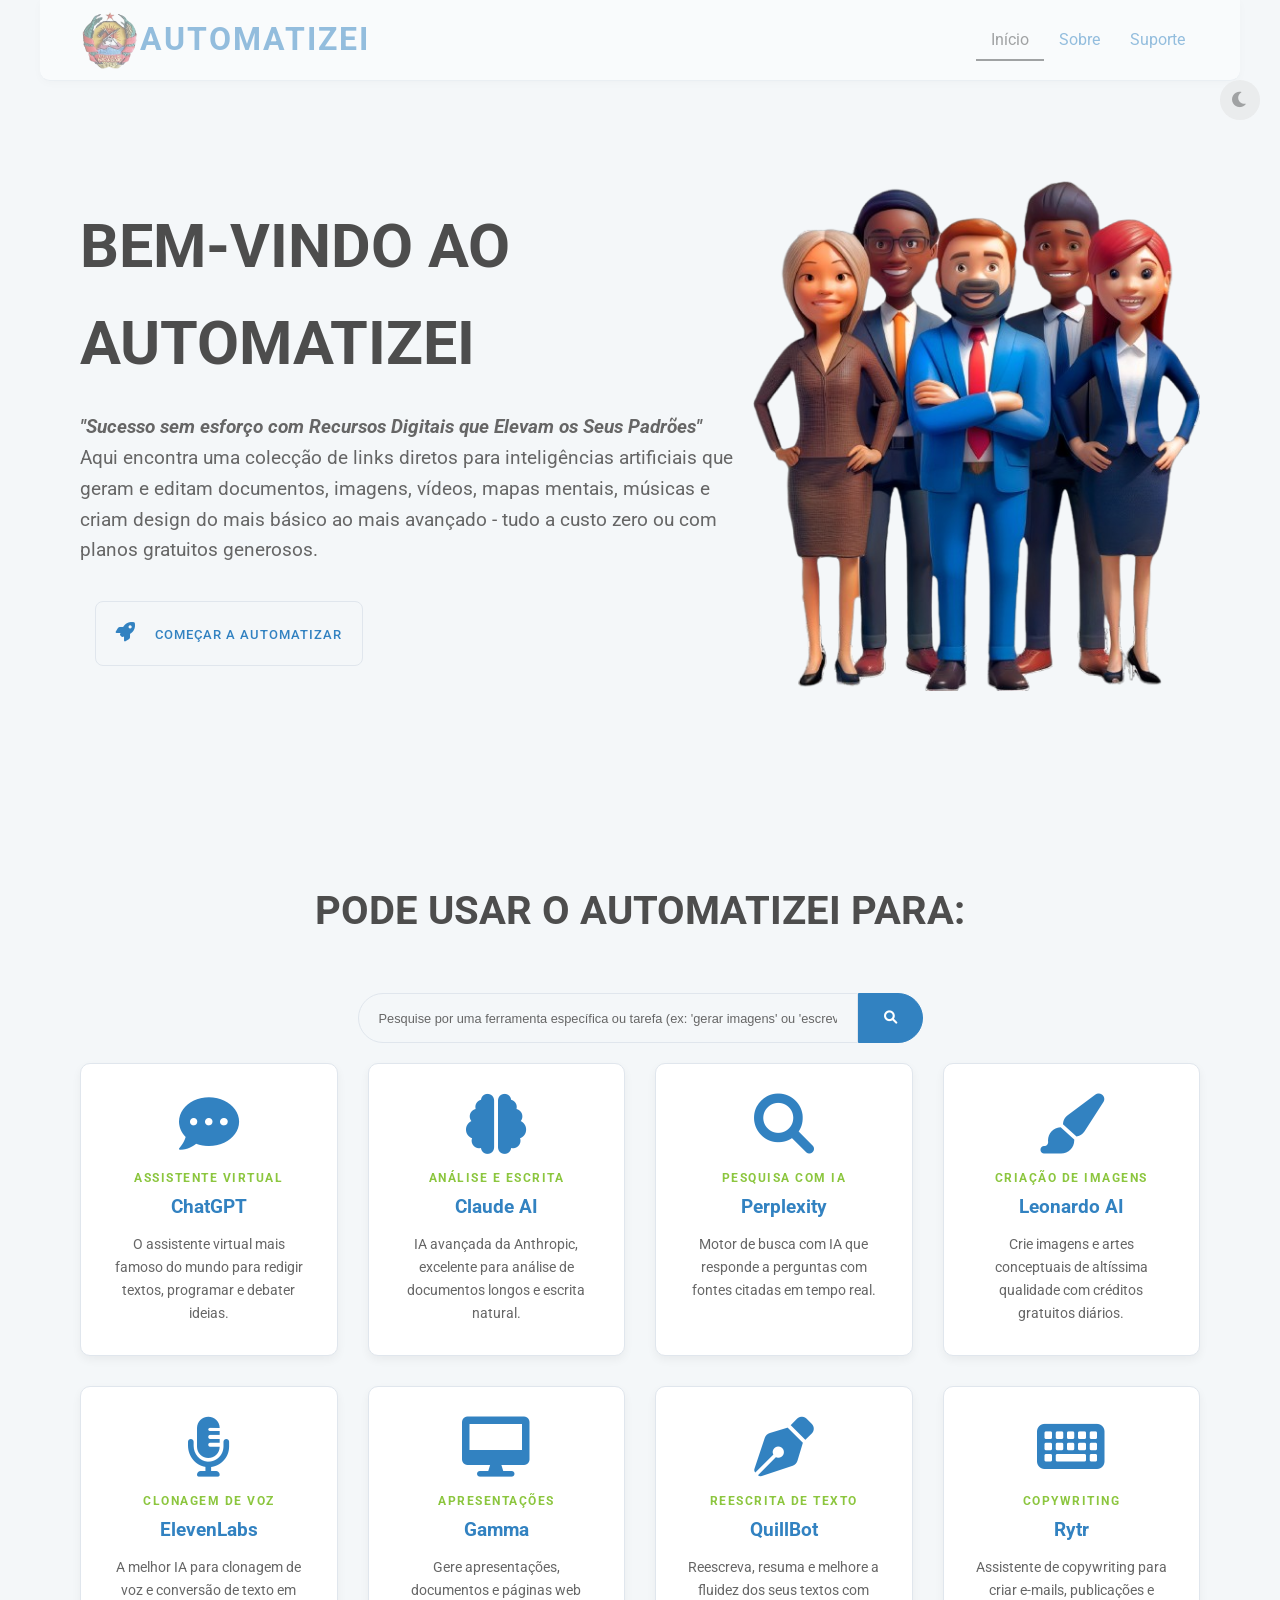
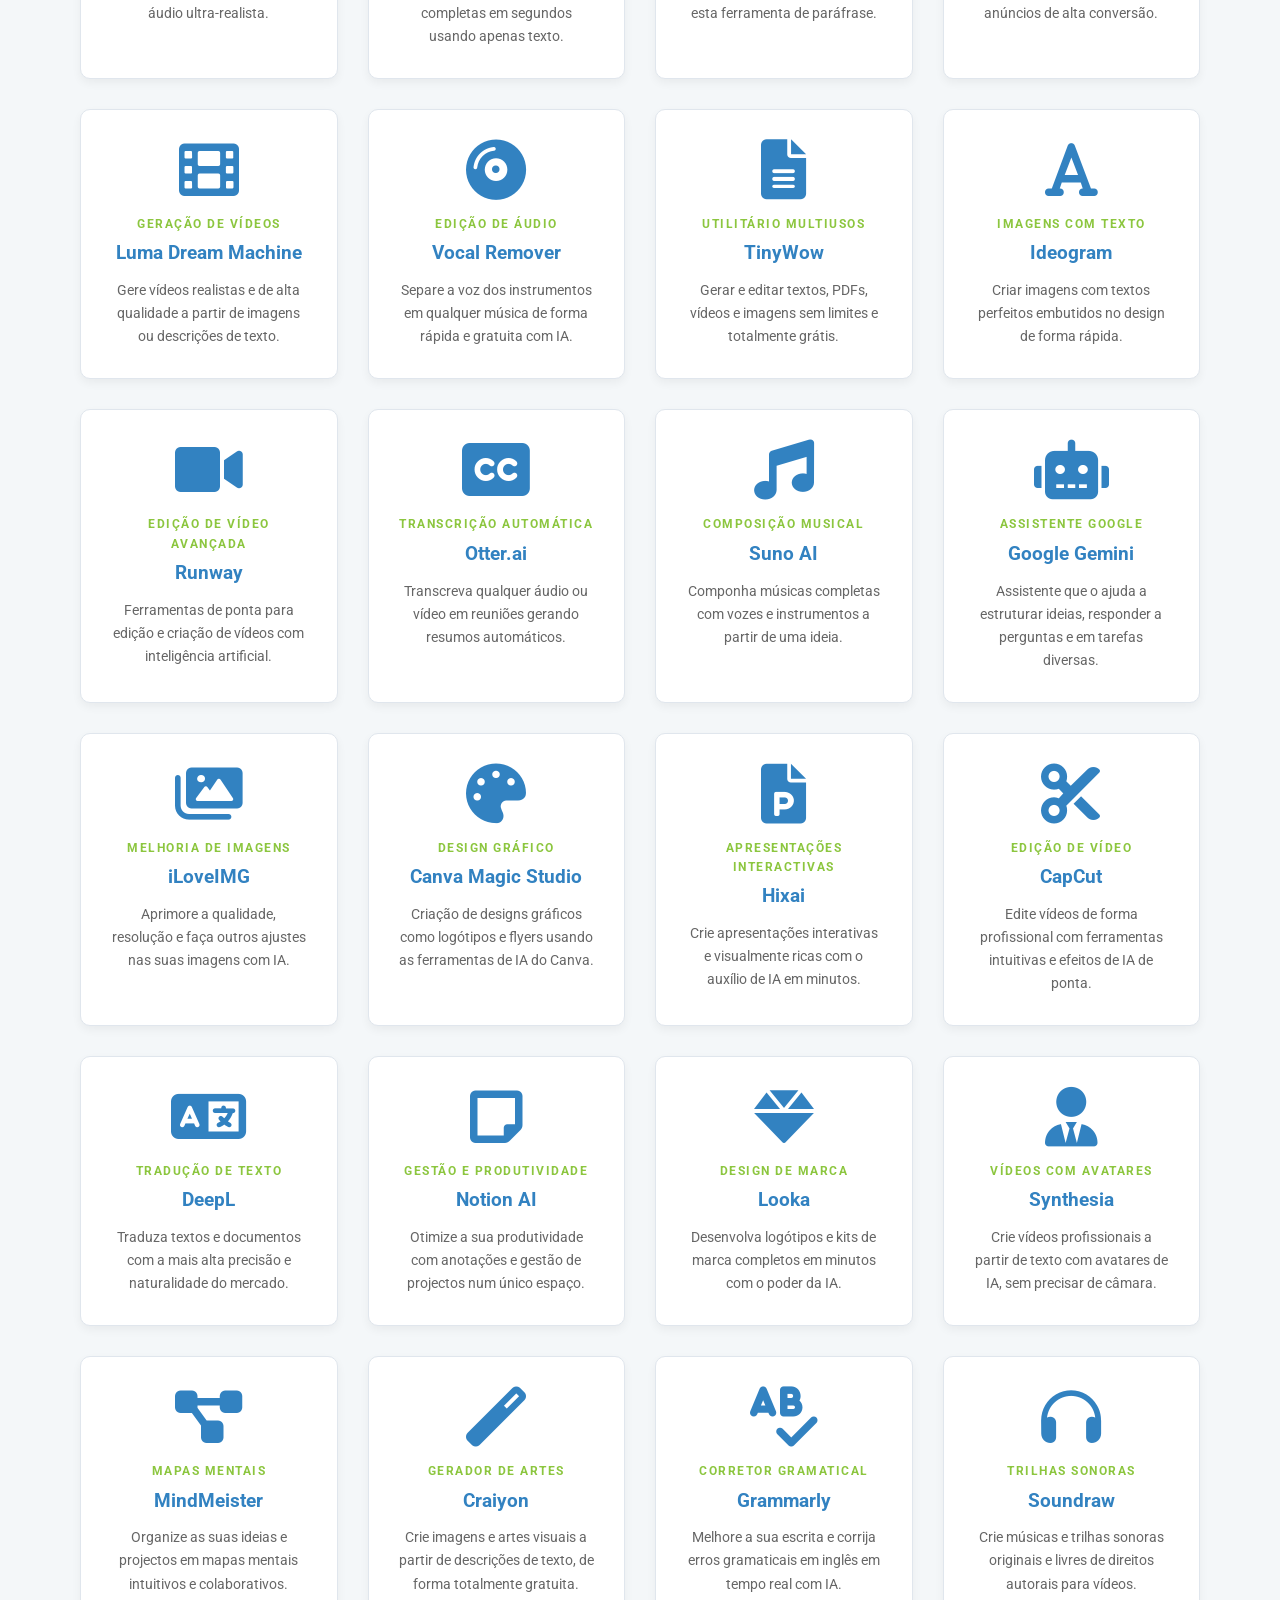
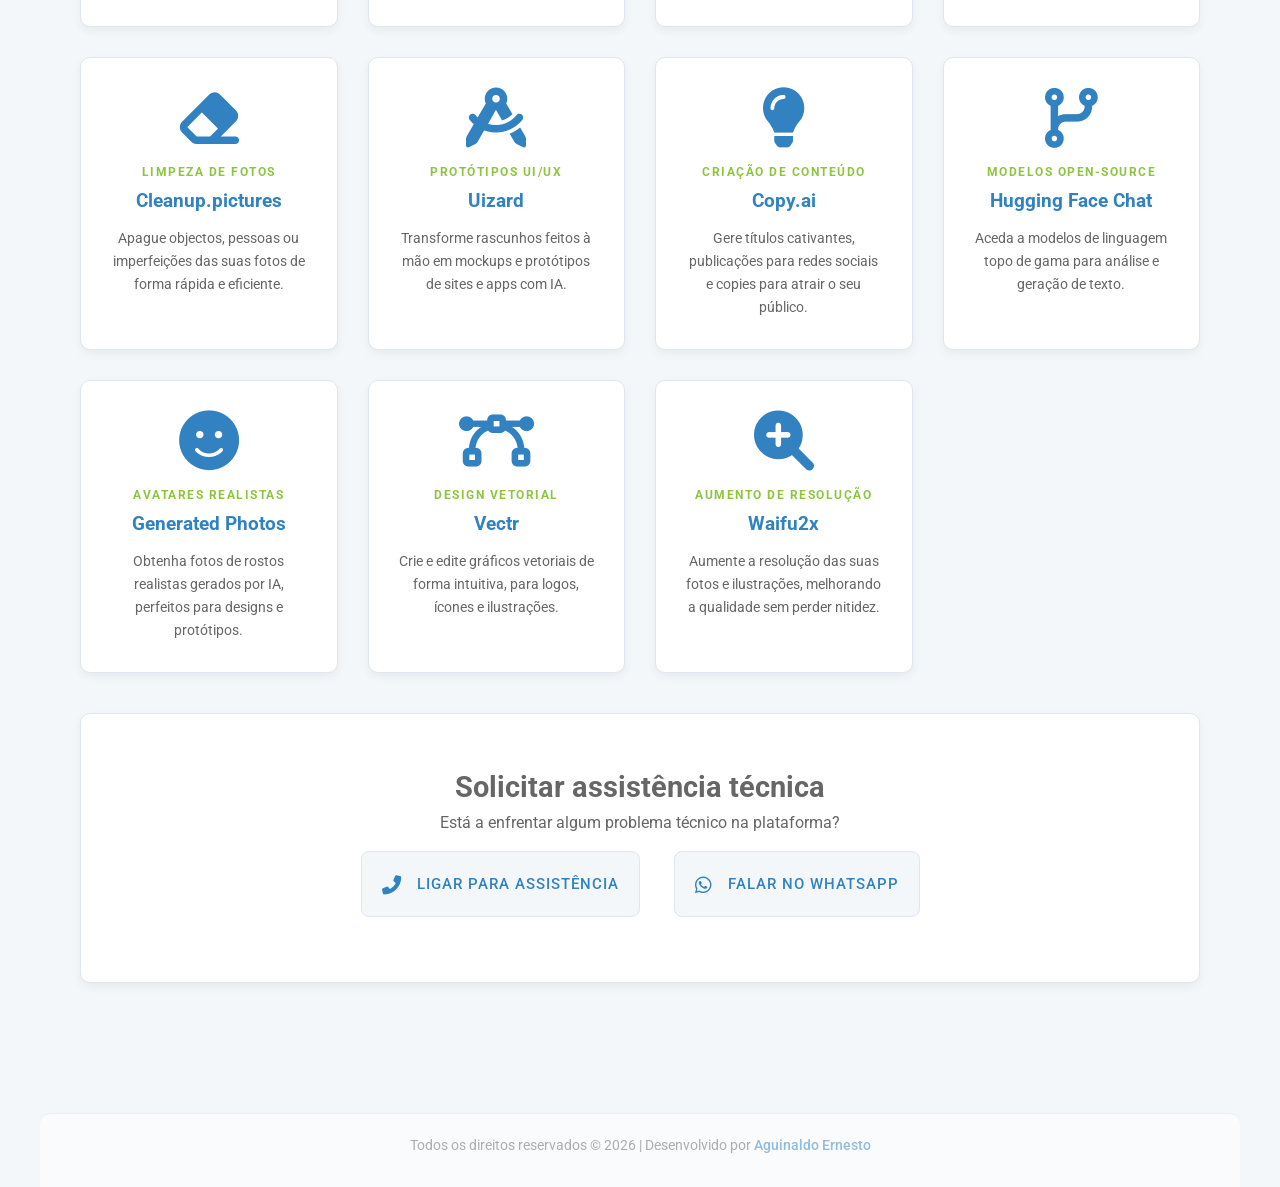
<file: index.html>
<!DOCTYPE html>
<html lang="pt-MZ">

<head>
    <meta charset="UTF-8">
    <meta name="viewport" content="width=device-width, initial-scale=1.0">
    <title>Início | Automatizei</title>
    <link rel="stylesheet" href="css/style.css">
    <link rel="stylesheet" href="css/start.css">
    <link rel="shortcut icon" href="img/ar logo.png" type="image/x-icon">
    <link rel="stylesheet" href="https://cdnjs.cloudflare.com/ajax/libs/font-awesome/6.0.0-beta3/css/all.min.css">
    <script async src="https://pagead2.googlesyndication.com/pagead/js/adsbygoogle.js?client=ca-pub-9270273111534125" crossorigin="anonymous"></script>
</head>

<body data-theme="light">
    <header class="header">
        <div class="logo">
            <img src="img/ar logo.png" alt="Logo da AR">
            <h1>AUTOMATIZEI</h1>
        </div>
        <nav class="main-nav">
            <ul>
                <li><a href="index.html" class="active">Início</a></li>
                <li><a href="about.html">Sobre</a></li>
                <li><a href="support.html">Suporte</a></li>
            </ul>
        </nav>
        <div class="header-actions">
            <button id="theme-toggle" class="theme-toggle-button">
                <i class="fas fa-moon"></i>
            </button>
        </div>
    </header>

    <main class="main-content">
        <section class="hero-section">
            <div class="hero-text">
                <h2>BEM-VINDO AO AUTOMATIZEI</h2>
                <p>
                    <em><strong>"Sucesso sem esforço com Recursos Digitais que Elevam os Seus Padrões"</strong></em><br>
                    Aqui encontra uma colecção de links diretos para inteligências artificiais que geram e editam
                    documentos, imagens, vídeos, mapas mentais, músicas e criam design do mais básico ao mais avançado -
                    tudo a custo zero ou com planos gratuitos generosos.
                </p>
                <a href="#tools" class="cta-button"><i class="fas fa-rocket"></i> Começar a automatizar</a>
            </div>
            <div class="hero-image">
                <img src="img/wellcome without bg.png" alt="Imagem de boas-vindas">
            </div>
        </section>

        <section id="tools" class="tools-section">
            <h2>PODE USAR O AUTOMATIZEI PARA: </h2>
            <div class="search-bar-container-main">
                <input type="text" class="searchInputMain"
                    placeholder="Pesquise por uma ferramenta específica ou tarefa (ex: 'gerar imagens' ou 'escrever textos')">
                <button class="searchButtonMain"><i class="fas fa-search"></i></button>
            </div>

            <div class="tools-grid">

                <a href="https://chatgpt.com/" target="_blank" class="tool-card tool-item">
                    <i class="fas fa-comment-dots"></i>
                    <h4 class="tool-task">Assistente Virtual</h4>
                    <h3>ChatGPT</h3>
                    <p>O assistente virtual mais famoso do mundo para redigir textos, programar e debater ideias.</p>
                </a>

                <a href="https://claude.ai/" target="_blank" class="tool-card tool-item">
                    <i class="fas fa-brain"></i>
                    <h4 class="tool-task">Análise e Escrita</h4>
                    <h3>Claude AI</h3>
                    <p>IA avançada da Anthropic, excelente para análise de documentos longos e escrita natural.</p>
                </a>

                <a href="https://www.perplexity.ai/" target="_blank" class="tool-card tool-item">
                    <i class="fas fa-search"></i>
                    <h4 class="tool-task">Pesquisa com IA</h4>
                    <h3>Perplexity</h3>
                    <p>Motor de busca com IA que responde a perguntas com fontes citadas em tempo real.</p>
                </a>

                <a href="https://leonardo.ai/" target="_blank" class="tool-card tool-item">
                    <i class="fas fa-paint-brush"></i>
                    <h4 class="tool-task">Criação de Imagens</h4>
                    <h3>Leonardo AI</h3>
                    <p>Crie imagens e artes conceptuais de altíssima qualidade com créditos gratuitos diários.</p>
                </a>

                <a href="https://elevenlabs.io/" target="_blank" class="tool-card tool-item">
                    <i class="fas fa-microphone-alt"></i>
                    <h4 class="tool-task">Clonagem de Voz</h4>
                    <h3>ElevenLabs</h3>
                    <p>A melhor IA para clonagem de voz e conversão de texto em áudio ultra-realista.</p>
                </a>

                <a href="https://gamma.app/" target="_blank" class="tool-card tool-item">
                    <i class="fas fa-desktop"></i>
                    <h4 class="tool-task">Apresentações</h4>
                    <h3>Gamma</h3>
                    <p>Gere apresentações, documentos e páginas web completas em segundos usando apenas texto.</p>
                </a>

                <a href="https://quillbot.com/" target="_blank" class="tool-card tool-item">
                    <i class="fas fa-pen-nib"></i>
                    <h4 class="tool-task">Reescrita de Texto</h4>
                    <h3>QuillBot</h3>
                    <p>Reescreva, resuma e melhore a fluidez dos seus textos com esta ferramenta de paráfrase.</p>
                </a>

                <a href="https://rytr.me/" target="_blank" class="tool-card tool-item">
                    <i class="fas fa-keyboard"></i>
                    <h4 class="tool-task">Copywriting</h4>
                    <h3>Rytr</h3>
                    <p>Assistente de copywriting para criar e-mails, publicações e anúncios de alta conversão.</p>
                </a>

                <a href="https://lumalabs.ai/dream-machine" target="_blank" class="tool-card tool-item">
                    <i class="fas fa-film"></i>
                    <h4 class="tool-task">Geração de Vídeos</h4>
                    <h3>Luma Dream Machine</h3>
                    <p>Gere vídeos realistas e de alta qualidade a partir de imagens ou descrições de texto.</p>
                </a>

                <a href="https://vocalremover.org/pt/" target="_blank" class="tool-card tool-item">
                    <i class="fas fa-compact-disc"></i>
                    <h4 class="tool-task">Edição de Áudio</h4>
                    <h3>Vocal Remover</h3>
                    <p>Separe a voz dos instrumentos em qualquer música de forma rápida e gratuita com IA.</p>
                </a>

                <a href="https://tinywow.com" target="_blank" class="tool-card tool-item">
                    <i class="fas fa-file-alt"></i>
                    <h4 class="tool-task">Utilitário Multiusos</h4>
                    <h3>TinyWow</h3>
                    <p>Gerar e editar textos, PDFs, vídeos e imagens sem limites e totalmente grátis.</p>
                </a>

                <a href="https://ideogram.ai" target="_blank" class="tool-card tool-item">
                    <i class="fas fa-font"></i>
                    <h4 class="tool-task">Imagens com Texto</h4>
                    <h3>Ideogram</h3>
                    <p>Criar imagens com textos perfeitos embutidos no design de forma rápida.</p>
                </a>

                <a href="https://runwayml.com" target="_blank" class="tool-card tool-item">
                    <i class="fas fa-video"></i>
                    <h4 class="tool-task">Edição de Vídeo Avançada</h4>
                    <h3>Runway</h3>
                    <p>Ferramentas de ponta para edição e criação de vídeos com inteligência artificial.</p>
                </a>

                <a href="https://otter.ai" target="_blank" class="tool-card tool-item">
                    <i class="fas fa-closed-captioning"></i>
                    <h4 class="tool-task">Transcrição Automática</h4>
                    <h3>Otter.ai</h3>
                    <p>Transcreva qualquer áudio ou vídeo em reuniões gerando resumos automáticos.</p>
                </a>

                <a href="https://suno.com" target="_blank" class="tool-card tool-item">
                    <i class="fas fa-music"></i>
                    <h4 class="tool-task">Composição Musical</h4>
                    <h3>Suno AI</h3>
                    <p>Componha músicas completas com vozes e instrumentos a partir de uma ideia.</p>
                </a>

                <a href="https://gemini.google.com/" target="_blank" class="tool-card tool-item">
                    <i class="fas fa-robot"></i>
                    <h4 class="tool-task">Assistente Google</h4>
                    <h3>Google Gemini</h3>
                    <p>Assistente que o ajuda a estruturar ideias, responder a perguntas e em tarefas diversas.</p>
                </a>

                <a href="https://iloveimg.com/pt" target="_blank" class="tool-card tool-item">
                    <i class="fas fa-images"></i>
                    <h4 class="tool-task">Melhoria de Imagens</h4>
                    <h3>iLoveIMG</h3>
                    <p>Aprimore a qualidade, resolução e faça outros ajustes nas suas imagens com IA.</p>
                </a>

                <a href="https://www.canva.com/magic-home/" target="_blank" class="tool-card tool-item">
                    <i class="fas fa-palette"></i>
                    <h4 class="tool-task">Design Gráfico</h4>
                    <h3>Canva Magic Studio</h3>
                    <p>Criação de designs gráficos como logótipos e flyers usando as ferramentas de IA do Canva.</p>
                </a>

                <a href="https://hixai.com/ai-slides?language=en&campaignid=23314350841&adgroupid=190357771618&keyword=tome%20slides%20ai&device=c&gad_campaignid=23314350841"
                    target="_blank" class="tool-card tool-item">
                    <i class="fas fa-file-powerpoint"></i>
                    <h4 class="tool-task">Apresentações Interactivas</h4>
                    <h3>Hixai</h3>
                    <p>Crie apresentações interativas e visualmente ricas com o auxílio de IA em minutos.</p>
                </a>

                <a href="https://www.capcut.com/" target="_blank" class="tool-card tool-item">
                    <i class="fas fa-cut"></i>
                    <h4 class="tool-task">Edição de Vídeo</h4>
                    <h3>CapCut</h3>
                    <p>Edite vídeos de forma profissional com ferramentas intuitivas e efeitos de IA de ponta.</p>
                </a>

                <a href="https://www.deepl.com/translator" target="_blank" class="tool-card tool-item">
                    <i class="fas fa-language"></i>
                    <h4 class="tool-task">Tradução de Texto</h4>
                    <h3>DeepL</h3>
                    <p>Traduza textos e documentos com a mais alta precisão e naturalidade do mercado.</p>
                </a>

                <a href="https://www.notion.so/" target="_blank" class="tool-card tool-item">
                    <i class="fas fa-sticky-note"></i>
                    <h4 class="tool-task">Gestão e Produtividade</h4>
                    <h3>Notion AI</h3>
                    <p>Otimize a sua produtividade com anotações e gestão de projectos num único espaço.</p>
                </a>

                <a href="https://www.looka.com/" target="_blank" class="tool-card tool-item">
                    <i class="fas fa-gem"></i>
                    <h4 class="tool-task">Design de Marca</h4>
                    <h3>Looka</h3>
                    <p>Desenvolva logótipos e kits de marca completos em minutos com o poder da IA.</p>
                </a>

                <a href="https://www.synthesia.io/" target="_blank" class="tool-card tool-item">
                    <i class="fas fa-user-tie"></i>
                    <h4 class="tool-task">Vídeos com Avatares</h4>
                    <h3>Synthesia</h3>
                    <p>Crie vídeos profissionais a partir de texto com avatares de IA, sem precisar de câmara.</p>
                </a>

                <a href="https://www.mindmeister.com/" target="_blank" class="tool-card tool-item">
                    <i class="fas fa-project-diagram"></i>
                    <h4 class="tool-task">Mapas Mentais</h4>
                    <h3>MindMeister</h3>
                    <p>Organize as suas ideias e projectos em mapas mentais intuitivos e colaborativos.</p>
                </a>

                <a href="https://www.craiyon.com/" target="_blank" class="tool-card tool-item">
                    <i class="fas fa-magic"></i>
                    <h4 class="tool-task">Gerador de Artes</h4>
                    <h3>Craiyon</h3>
                    <p>Crie imagens e artes visuais a partir de descrições de texto, de forma totalmente gratuita.</p>
                </a>

                <a href="https://www.grammarly.com/" target="_blank" class="tool-card tool-item">
                    <i class="fas fa-spell-check"></i>
                    <h4 class="tool-task">Corretor Gramatical</h4>
                    <h3>Grammarly</h3>
                    <p>Melhore a sua escrita e corrija erros gramaticais em inglês em tempo real com IA.</p>
                </a>

                <a href="https://soundraw.io/" target="_blank" class="tool-card tool-item">
                    <i class="fas fa-headphones"></i>
                    <h4 class="tool-task">Trilhas Sonoras</h4>
                    <h3>Soundraw</h3>
                    <p>Crie músicas e trilhas sonoras originais e livres de direitos autorais para vídeos.</p>
                </a>

                <a href="https://cleanup.pictures/" target="_blank" class="tool-card tool-item">
                    <i class="fas fa-eraser"></i>
                    <h4 class="tool-task">Limpeza de Fotos</h4>
                    <h3>Cleanup.pictures</h3>
                    <p>Apague objectos, pessoas ou imperfeições das suas fotos de forma rápida e eficiente.</p>
                </a>

                <a href="https://uizard.io/" target="_blank" class="tool-card tool-item">
                    <i class="fas fa-drafting-compass"></i>
                    <h4 class="tool-task">Protótipos UI/UX</h4>
                    <h3>Uizard</h3>
                    <p>Transforme rascunhos feitos à mão em mockups e protótipos de sites e apps com IA.</p>
                </a>

                <a href="https://www.copy.ai/" target="_blank" class="tool-card tool-item">
                    <i class="fas fa-lightbulb"></i>
                    <h4 class="tool-task">Criação de Conteúdo</h4>
                    <h3>Copy.ai</h3>
                    <p>Gere títulos cativantes, publicações para redes sociais e copies para atrair o seu público.</p>
                </a>

                <a href="https://huggingface.co/chat/" target="_blank" class="tool-card tool-item">
                    <i class="fas fa-code-branch"></i>
                    <h4 class="tool-task">Modelos Open-Source</h4>
                    <h3>Hugging Face Chat</h3>
                    <p>Aceda a modelos de linguagem topo de gama para análise e geração de texto.</p>
                </a>

                <a href="https://generated.photos/" target="_blank" class="tool-card tool-item">
                    <i class="fas fa-face-smile"></i>
                    <h4 class="tool-task">Avatares Realistas</h4>
                    <h3>Generated Photos</h3>
                    <p>Obtenha fotos de rostos realistas gerados por IA, perfeitos para designs e protótipos.</p>
                </a>

                <a href="https://vectr.com/" target="_blank" class="tool-card tool-item">
                    <i class="fas fa-bezier-curve"></i>
                    <h4 class="tool-task">Design Vetorial</h4>
                    <h3>Vectr</h3>
                    <p>Crie e edite gráficos vetoriais de forma intuitiva, para logos, ícones e ilustrações.</p>
                </a>

                <a href="http://waifu2x.udp.jp/" target="_blank" class="tool-card tool-item">
                    <i class="fas fa-search-plus"></i>
                    <h4 class="tool-task">Aumento de Resolução</h4>
                    <h3>Waifu2x</h3>
                    <p>Aumente a resolução das suas fotos e ilustrações, melhorando a qualidade sem perder nitidez.</p>
                </a>

            </div>

            <div id="no-results-main" style="display: none; text-align: center; padding: 20px;">
                <p>Nenhuma ferramenta encontrada.</p>
                <a href="support.html#sTool" class="cta-button" style="font-size: 0.9em;">Sugerir esta ferramenta</a>
            </div>

            <section class="contact-section ">
                <h3>Solicitar assistência técnica</h3>
                <p>Está a enfrentar algum problema técnico na plataforma?</p>
                <div class="contact-card ">
                    <div class="contact-info ">
                        <i class="fas fa-phone-alt"></i>
                        <a href="tel:+258860739273" style="text-decoration: none;">Ligar para assistência</a>
                    </div>
                </div>
                <div class="contact-card">
                    <div class="contact-info ">
                        <i class="fab fa-whatsapp icon"></i>
                        <a href="https://wa.me/258860739273" target="_blank" style="text-decoration: none;">Falar no
                            WhatsApp</a>
                    </div>
                </div>
            </section>
        </section>

    </main>

    <footer class="footer">
        <p>Todos os direitos reservados &copy; 2026 | Desenvolvido por <a href="https://aguinaldo.xo.je"
                target="_blank" style="text-decoration: none;">Aguinaldo Ernesto</a></p>
    </footer>

    <button id="scrollTopBtn" class="scroll-top-button" aria-label="Voltar ao topo">
        <i class="fas fa-chevron-up"></i>
    </button>

    <script src="js/script.js"></script>
    <script src="js/start.js"></script>
</body>

</html>
</file>
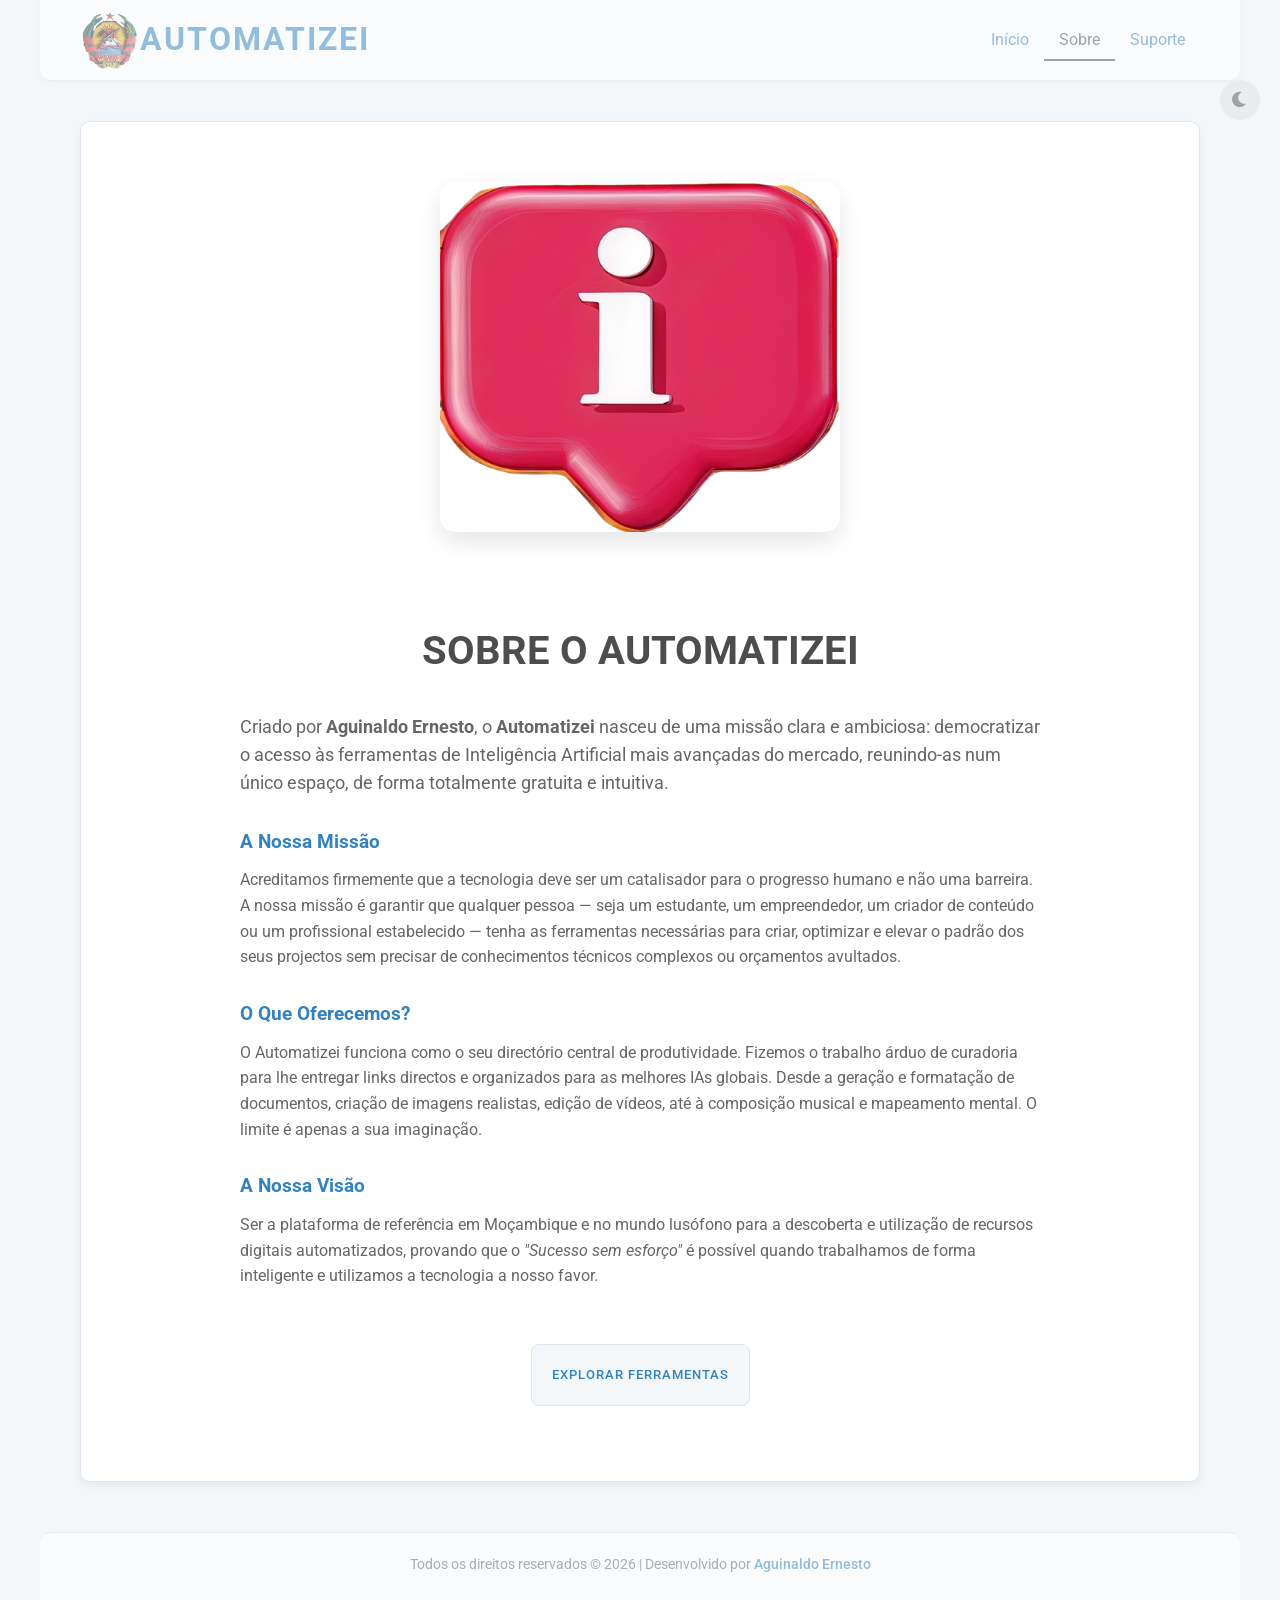
<file: about.html>
<!DOCTYPE html>
<html lang="pt-MZ">

<head>
    <meta charset="UTF-8">
    <meta name="viewport" content="width=device-width, initial-scale=1.0">
    <title>Sobre | Automatizei</title>
    <link rel="stylesheet" href="css/style.css">
    <link rel="stylesheet" href="css/about.css">
    <link rel="shortcut icon" href="img/ar logo.png" type="image/x-icon">
    <link rel="stylesheet" href="https://cdnjs.cloudflare.com/ajax/libs/font-awesome/6.0.0-beta3/css/all.min.css">
    <script async src="https://pagead2.googlesyndication.com/pagead/js/adsbygoogle.js?client=ca-pub-9270273111534125"
        crossorigin="anonymous"></script>
</head>

<body data-theme="light">
    <header class="header">
        <div class="logo">
            <img src="img/ar logo.png" alt="Logo da AR">
            <h1>AUTOMATIZEI</h1>
        </div>
        <nav class="main-nav">
            <ul>
                <li><a href="index.html">Início</a></li>
                <li><a href="about.html" class="active">Sobre</a></li>
                <li><a href="support.html">Suporte</a></li>
            </ul>
        </nav>
        <button id="theme-toggle" class="theme-toggle-button">
            <i class="fas fa-moon"></i>
        </button>
    </header>

    <main class="main-content">
        <section class="about-section" style="flex-direction: column; text-align: center;">
            <div class="about-image" style="max-width: 400px; margin: 0 auto 30px auto;">
                <img src="img/info.jpg" alt="Imagem sobre o Automatizei"
                    style="border-radius: 15px; box-shadow: 0 10px 25px rgba(0,0,0,0.1);">
            </div>

            <div class="about-text" style="max-width: 800px; margin: 0 auto; text-align: left;">
                <h2 style="text-align: center; margin-bottom: 30px;">SOBRE O AUTOMATIZEI</h2>

                <p style="font-size: 1.1em; margin-bottom: 20px;">
                    Criado por <strong>Aguinaldo Ernesto</strong>, o <strong>Automatizei</strong> nasceu de uma missão
                    clara e ambiciosa: democratizar o acesso às ferramentas de Inteligência Artificial mais avançadas do
                    mercado, reunindo-as num único espaço, de forma totalmente gratuita e intuitiva.
                </p>

                <h3 style="color: var(--primary-color); margin-top: 30px; margin-bottom: 10px;">A Nossa Missão</h3>
                <p style="margin-bottom: 20px;">
                    Acreditamos firmemente que a tecnologia deve ser um catalisador para o progresso humano e não uma
                    barreira. A nossa missão é garantir que qualquer pessoa — seja um estudante, um empreendedor, um
                    criador de conteúdo ou um profissional estabelecido — tenha as ferramentas necessárias para criar,
                    optimizar e elevar o padrão dos seus projectos sem precisar de conhecimentos técnicos complexos ou
                    orçamentos avultados.
                </p>

                <h3 style="color: var(--primary-color); margin-top: 30px; margin-bottom: 10px;">O Que Oferecemos?</h3>
                <p style="margin-bottom: 20px;">
                    O Automatizei funciona como o seu directório central de produtividade. Fizemos o trabalho árduo de
                    curadoria para lhe entregar links directos e organizados para as melhores IAs globais. Desde a
                    geração e formatação de documentos, criação de imagens realistas, edição de vídeos, até à composição
                    musical e mapeamento mental. O limite é apenas a sua imaginação.
                </p>

                <h3 style="color: var(--primary-color); margin-top: 30px; margin-bottom: 10px;">A Nossa Visão</h3>
                <p style="margin-bottom: 30px;">
                    Ser a plataforma de referência em Moçambique e no mundo lusófono para a descoberta e utilização de
                    recursos digitais automatizados, provando que o <em>"Sucesso sem esforço"</em> é possível quando
                    trabalhamos de forma inteligente e utilizamos a tecnologia a nosso favor.
                </p>

                <div style="text-align: center; margin-top: 40px;">
                    <a href="index.html" class="cta-button">Explorar Ferramentas</a>
                </div>
            </div>
        </section>
    </main>

    <footer class="footer">
        <p>Todos os direitos reservados &copy; 2026 | Desenvolvido por <a href="https://aguinal.xo.je" target="_blank"
                style="text-decoration: none;">Aguinaldo Ernesto</a>
        </p>
    </footer>

    <script src="js/script.js"></script>
</body>

</html>
</file>
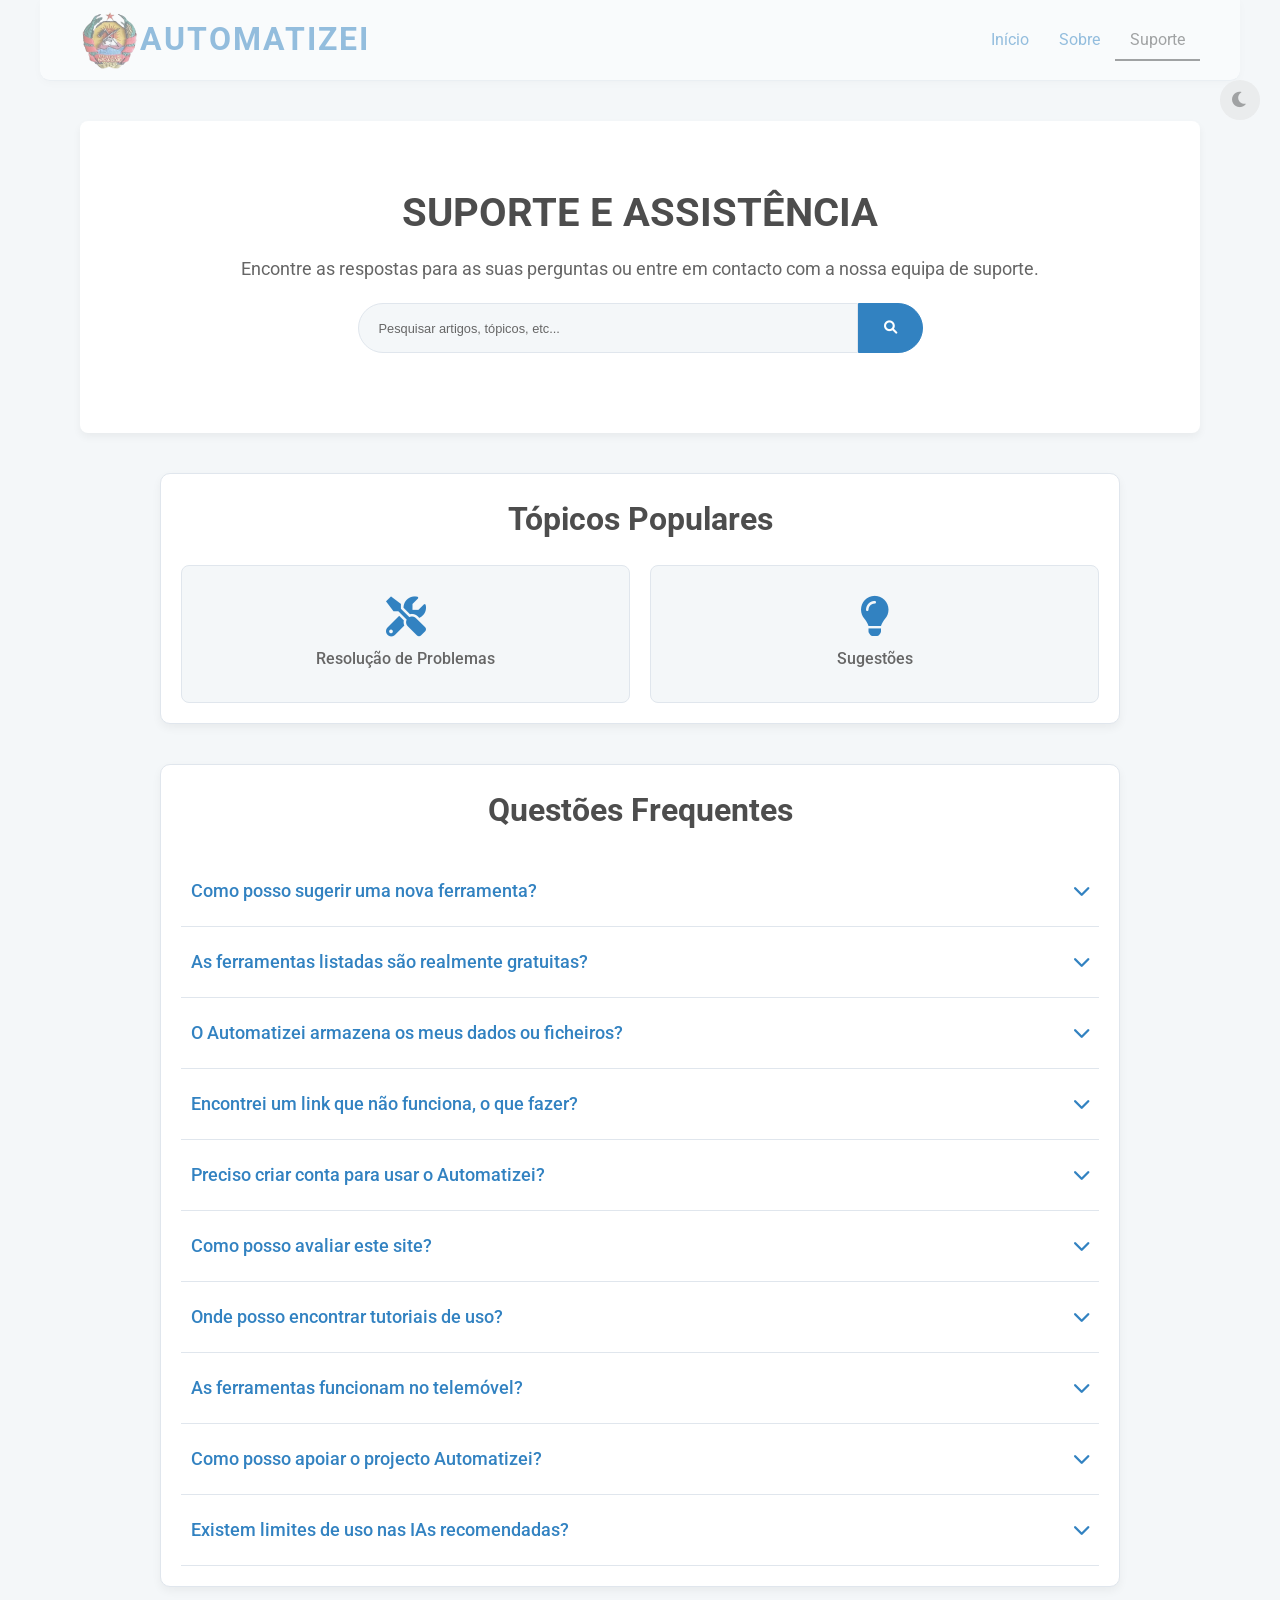
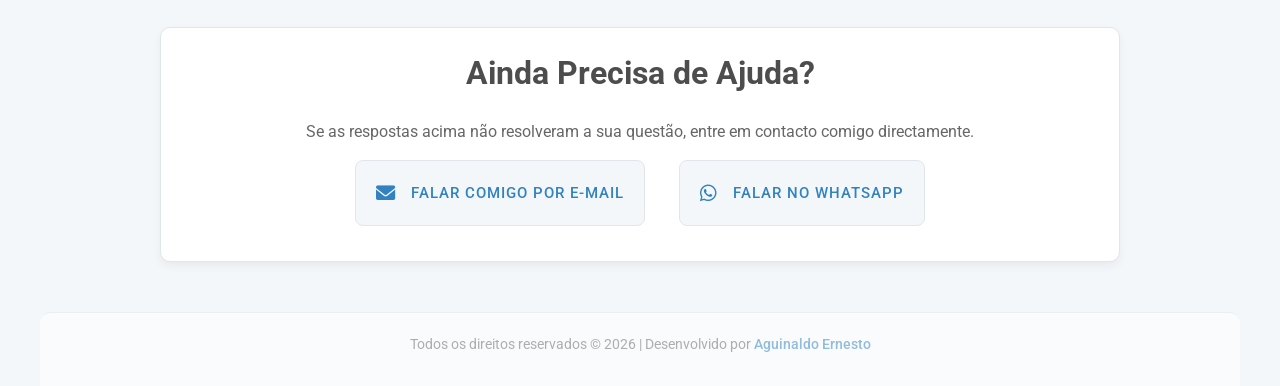
<file: support.html>
<!DOCTYPE html>
<html lang="pt-MZ">

<head>
    <meta charset="UTF-8">
    <meta name="viewport" content="width=device-width, initial-scale=1.0">
    <title>Suporte | Automatizei</title>
    <link rel="stylesheet" href="css/style.css">
    <link rel="stylesheet" href="css/support.css">
    <link rel="shortcut icon" href="img/ar logo.png" type="image/x-icon">
    <link rel="stylesheet" href="https://cdnjs.cloudflare.com/ajax/libs/font-awesome/6.0.0-beta3/css/all.min.css">
    <script async src="https://pagead2.googlesyndication.com/pagead/js/adsbygoogle.js?client=ca-pub-9270273111534125"
        crossorigin="anonymous"></script>
</head>

<body data-theme="light">
    <header class="header">
        <div class="logo">
            <img src="img/ar logo.png" alt="Logo da AR">
            <h1>AUTOMATIZEI</h1>
        </div>
        <nav class="main-nav">
            <ul>
                <li><a href="index.html">Início</a></li>
                <li><a href="about.html">Sobre</a></li>
                <li><a href="support.html" class="active">Suporte</a></li>
            </ul>
        </nav>
        <button id="theme-toggle" class="theme-toggle-button">
            <i class="fas fa-moon"></i>
        </button>
    </header>

    <main class="main-content">
        <section class="support-hero">
            <h2>SUPORTE E ASSISTÊNCIA</h2>
            <p>Encontre as respostas para as suas perguntas ou entre em contacto com a nossa equipa de suporte.</p>
            <div class="search-bar-container">
                <input type="text" class="searchInput" placeholder="Pesquisar artigos, tópicos, etc...">
                <button class="searchButton"><i class="fas fa-search"></i></button>
            </div>
        </section>

        <section class="popular-topics">
            <h3>Tópicos Populares</h3>
            <div class="topics-grid">
                <a href="mailto:agnaldoernesto99@gmail.com" class="topic-card">
                    <i class="fas fa-tools"></i>
                    <span>Resolução de Problemas</span>
                </a>
                <a href="mailto:agnaldoernesto99@gmail.com" class="topic-card">
                    <i class="fas fa-lightbulb"></i>
                    <span>Sugestões</span>
                </a>
            </div>
        </section>

        <section class="faq-section" id="faq-section">
            <h3>Questões Frequentes</h3>
            <div class="faq-container">
                <div class="faq-item">
                    <button class="faq-question">
                        <h4>Como posso sugerir uma nova ferramenta?</h4>
                        <i class="fas fa-chevron-down toggle-icon"></i>
                    </button>
                    <div class="faq-answer">
                        <p>Pode enviar as suas sugestões directamente para o nosso e-mail de suporte. Por favor, inclua
                            "Sugestão de Ferramenta" no assunto.</p>
                    </div>
                </div>

                <div class="faq-item">
                    <button class="faq-question">
                        <h4>As ferramentas listadas são realmente gratuitas?</h4>
                        <i class="fas fa-chevron-down toggle-icon"></i>
                    </button>
                    <div class="faq-answer">
                        <p>Sim, priorizamos ferramentas que oferecem planos gratuitos ou versões "freemium" funcionais.
                            Algumas
                            podem ter limites diários, mas são acessíveis sem custo inicial.</p>
                    </div>
                </div>

                <div class="faq-item">
                    <button class="faq-question">
                        <h4>O Automatizei armazena os meus dados ou ficheiros?</h4>
                        <i class="fas fa-chevron-down toggle-icon"></i>
                    </button>
                    <div class="faq-answer">
                        <p>Não. O Automatizei é um directório de links. Quando clica numa ferramenta, é redireccionado
                            para o
                            site oficial da mesma. Recomendamos ler a política de privacidade de cada IA que utilizar.
                        </p>
                    </div>
                </div>

                <div class="faq-item">
                    <button class="faq-question">
                        <h4>Encontrei um link que não funciona, o que fazer?</h4>
                        <i class="fas fa-chevron-down toggle-icon"></i>
                    </button>
                    <div class="faq-answer">
                        <p>Como a tecnologia muda rápido, alguns links podem ficar offline. Se encontrar um erro, por
                            favor
                            informe-nos via WhatsApp ou E-mail para corrigirmos imediatamente.</p>
                    </div>
                </div>

                <div class="faq-item">
                    <button class="faq-question">
                        <h4>Preciso criar conta para usar o Automatizei?</h4>
                        <i class="fas fa-chevron-down toggle-icon"></i>
                    </button>
                    <div class="faq-answer">
                        <p>Não é necessário criar conta nem fazer login para navegar no nosso directório. Pode começar a
                            automatizar as suas tarefas agora mesmo.</p>
                    </div>
                </div>

                <div class="faq-item">
                    <button class="faq-question">
                        <h4>Como posso avaliar este site?</h4>
                        <i class="fas fa-chevron-down toggle-icon"></i>
                    </button>
                    <div class="faq-answer">
                        <p>Agradecemos o seu feedback! Envie as suas avaliações para o nosso e-mail com o assunto
                            "Avaliação do
                            Site Automatizei".</p>
                    </div>
                </div>

                <div class="faq-item">
                    <button class="faq-question">
                        <h4>Onde posso encontrar tutoriais de uso?</h4>
                        <i class="fas fa-chevron-down toggle-icon"></i>
                    </button>
                    <div class="faq-answer">
                        <p>Estamos a preparar uma secção de tutoriais em vídeo e artigos passo a passo. Fique atento às
                            actualizações em breve!</p>
                    </div>
                </div>

                <div class="faq-item">
                    <button class="faq-question">
                        <h4>As ferramentas funcionam no telemóvel?</h4>
                        <i class="fas fa-chevron-down toggle-icon"></i>
                    </button>
                    <div class="faq-answer">
                        <p>A maioria das IAs listadas possui versões mobile ou sites responsivos que funcionam
                            perfeitamente no
                            navegador do seu smartphone Android ou iOS.</p>
                    </div>
                </div>

                <div class="faq-item">
                    <button class="faq-question">
                        <h4>Como posso apoiar o projecto Automatizei?</h4>
                        <i class="fas fa-chevron-down toggle-icon"></i>
                    </button>
                    <div class="faq-answer">
                        <p>A melhor forma de apoiar é partilhando a plataforma com amigos e colegas. O nosso objectivo é
                            ajudar o maior
                            número de moçambicanos possível a dominar a tecnologia.</p>
                    </div>
                </div>

                <div class="faq-item">
                    <button class="faq-question">
                        <h4>Existem limites de uso nas IAs recomendadas?</h4>
                        <i class="fas fa-chevron-down toggle-icon"></i>
                    </button>
                    <div class="faq-answer">
                        <p>Algumas ferramentas (como o ChatGPT ou Runway) têm limites de créditos diários na versão
                            gratuita. Se atingir
                            o limite, poderá ter de esperar até ao dia seguinte ou considerar um plano premium da
                            própria ferramenta.
                        </p>
                    </div>
                </div>
                <div id="no-results-faq" style="display: none; text-align: center; padding: 20px;">
                    <p>Sua dúvida não foi encontrada.</p>
                    <a href="mailto:agnaldoernesto99@gmail.com" class="cta-button" style="font-size: 0.9em;">Enviar dúvida por e-mail</a>
                </div>
        </section>

        <section class="contact-section" id="sTool">
            <h3>Ainda Precisa de Ajuda?</h3>
            <p>Se as respostas acima não resolveram a sua questão, entre em contacto comigo directamente.</p>
            <div class="contact-card ">
                <div class="contact-info ">
                    <i class="fas fa-envelope icon"></i>
                    <a href="mailto:agnaldoernesto99@gmail.com" style="text-decoration: none;">Falar comigo por
                        E-mail</a>
                </div>
            </div>
            <div class="contact-card" style="margin-top: 10px;">
                <div class="contact-info ">
                    <i class="fab fa-whatsapp icon"></i>
                    <a href="https://wa.me/258860739273" target="_blank" style="text-decoration: none;">Falar no
                        WhatsApp</a>
                </div>
            </div>
        </section>
    </main>

    <footer class="footer">
        <p>Todos os direitos reservados &copy; 2026 | Desenvolvido por <a href="https://aguinaldo.xo.je"
                target="_blank">Aguinaldo Ernesto</a></p>
    </footer>

    <button id="scrollTopBtn" class="scroll-top-button" aria-label="Voltar ao topo">
        <i class="fas fa-chevron-up"></i>
    </button>

    <script src="js/script.js"></script>
    <script src="js/support.js"></script>
</body>

</html>
</file>
<file: css/style.css>
@import url('https://fonts.googleapis.com/css2?family=Code:wght@400;700&family=Roboto:wght@300;400;500&display=swap');

:root {
    --brand-blue: #3282c1;
    --brand-green: #8cc63f;
    --brand-dark: #4d4d4d;

    --bg-color: #f4f7f9;
    --card-bg-color: #ffffff;
    --primary-color: var(--brand-blue);
    --secondary-color: var(--brand-dark);
    --text-color-light: #666666;
    --border-color: #e0e6ed;
    --accent-color: var(--brand-green);
    --link-hover-color: #266496;
    --toggle-bg: #e0e0e0;
    --toggle-text: #4d4d4d;
}

body.dark-theme {
    --bg-color: #0f172a;
    --card-bg-color: #1e293b;
    --primary-color: #60a5fa;
    --secondary-color: #f8fafc;
    --text-color-light: #94a3b8;
    --border-color: #334155;
    --accent-color: var(--brand-green);
    --link-hover-color: #93c5fd;
    --toggle-bg: #334155;
    --toggle-text: #f8fafc;
}

body,
.header,
.tool-card,
.theme-toggle-button,
.about-section,
.support-section,
.contact-card,
.footer {
    transition: background-color 0.4s ease, color 0.4s ease, border-color 0.4s ease, box-shadow 0.4s ease;
}

* {
    margin: 0;
    padding: 0;
    box-sizing: border-box;
}

body {
    font-family: 'Roboto', 'Helvetica', sans-serif;
    background-color: var(--bg-color);
    color: var(--text-color-light);
    line-height: 1.6;
    overflow-x: hidden;
    transition: background-color 0.4s ease, color 0.4s ease;
}

.header,
.main-content,
.footer {
    max-width: 1200px;
    margin: 0 auto;
    padding: 0 40px;
}

.header {
    display: flex;
    justify-content: space-between;
    align-items: center;
    flex-wrap: wrap;
    padding: 10px 40px;
    background-color: var(--card-bg-color);
    border-bottom: 1px solid var(--border-color);
    box-shadow: 0 2px 10px #0000000d;
    opacity: 0.5;
    z-index: 1000;
    border-radius: 0 0 10px 10px;
}

.header:hover {
    opacity: 1;
    transition: opacity 0.5s ease-in-out;
}

.logo {
    display: flex;
    align-items: center;
    width: 50%;
}

.logo img {
    max-width: 60px;
}

.logo .logo-icon {
    font-size: 40px;
    color: var(--primary-color);
    margin-right: 10px;
}

.logo h1 {
    font-family: 'Roboto', 'Helvetica', sans-serif;
    font-weight: 700;
    color: var(--primary-color);
    text-transform: uppercase;
    letter-spacing: 2px;
}

.main-nav {
    width: 50%;
    display: flex;
    justify-content: end
}

.main-nav ul {
    list-style: none;
    display: flex;
}

.main-nav a {
    text-decoration: none;
    color: var(--primary-color);
    padding: 10px 15px;
    transition: color 0.3s, border-bottom 0.3s;
    font-family: 'Roboto', sans-serif;
    font-weight: 400;
}

.main-nav a:hover,
.main-nav a.active {
    color: var(--secondary-color);
    border-bottom: 2px solid var(--secondary-color);
}

.header-actions {
    display: flex;
    align-items: center;
}

.theme-toggle-button {
    position: fixed;
    top: 80px;
    right: 20px;
    background-color: var(--toggle-bg);
    color: var(--toggle-text);
    border: none;
    border-radius: 50%;
    width: 40px;
    height: 40px;
    display: flex;
    align-items: center;
    justify-content: center;
    cursor: pointer;
    font-size: 1.1em;
    transition: background-color 0.3s, transform 0.2s;
}

.theme-toggle-button:hover {
    transform: scale(1.1);
}

.scroll-top-button {
    position: fixed;
    right: 20px;
    bottom: 20px;
    width: 48px;
    height: 48px;
    border-radius: 50%;
    border: none;
    background-color: var(--primary-color);
    color: var(--card-bg-color);
    display: flex;
    align-items: center;
    justify-content: center;
    cursor: pointer;
    box-shadow: 0 6px 18px rgba(0, 0, 0, 0.15);
    transform: translateY(10px);
    opacity: 0;
    visibility: hidden;
    transition: opacity 0.3s ease, transform 0.2s ease, visibility 0.2s;
    z-index: 1200;
}

.scroll-top-button.show {
    opacity: 1;
    visibility: visible;
    transform: translateY(0);
}

.scroll-top-button i {
    font-size: 1.05rem;
}

body.dark-theme .scroll-top-button {
    background-color: var(--primary-color);
    color: var(--toggle-text);
}

.cta-button {
    display: inline-block;
    color: var(--primary-color);
    text-decoration: none;
    font-weight: 500;
    text-transform: uppercase;
    font-size: 0.8em;
    letter-spacing: 1px;
    background-color: var(--bg-color);
    border: 1px solid var(--border-color);
    border-radius: 8px;
    padding: 20px;
    margin: 15px;
    transition: transform 0.3s, box-shadow 0.3s;
}

.cta-button i {
    font-size: 1.5em;
    color: var(--primary-color);
    margin-right: 15px;
}

.cta-button:hover {
    transform: translateY(3px);
    box-shadow: 0 8px 20px #0000001a;
}


.hidden {
    opacity: 0;
    transform: translateY(20px);
    transition: opacity 0.6s ease-out, transform 0.6s ease-out;
}

.visible {
    opacity: 1;
    transform: translateY(0);
}

.footer {
    text-align: center;
    padding: 20px;
    background-color: var(--card-bg-color);
    border-top: 1px solid var(--border-color);
    margin-top: 50px;
    border-radius: 10px 10px 0 0;
    opacity: 0.5;
}

.footer p {
    margin-bottom: 10px;
    font-size: 0.9rem;
}   

.footer a {
    color: var(--primary-color);
    text-decoration: none;
    font-weight: 500;
    transition: color 0.3s;
}

.footer:hover {
    opacity: 1;
    transition: opacity 0.5s ease-in-out;
}

/* Telas de tablet (tamanho máximo de 878px) */
@media (max-width: 878px) {

    .header,
    .main-content,
    .footer {
        padding: 10px;
    }

    .header {
        flex-direction: row;
        align-items: center;
        justify-content: space-evenly;
    }

    .main-nav ul {
        flex-wrap: nowrap;
        justify-content: center;
    }

    .header-actions {
        width: fit-content;
        justify-content: center;
    }

    .theme-toggle-button {
        width: 40px;
        height: 40px;
        margin: 10px;
    }
}

/* Telas de celular (tamanho máximo de 550px) */
@media (max-width: 550px) {
    .header {
        align-items: center;
    }

    .logo {
        justify-content: center;
    }

    .logo h1 {
        display: none;
    }

    .main-nav {
        justify-content: center;
    }

    .main-nav ul {
        flex-direction: row;
        align-items: center;
    }

    .main-nav a {
        padding: 8px 10px;
    }

    .cta-button {
        padding: 12px 20px;
        font-size: 0.9em;
    }

}

/* Telas de celular menores (tamanho máximo de 380px) */

@media (max-width: 380px) {

    .header {
        flex-direction: column;
    }

    .logo {
        margin-bottom: 1rem;
    }

}
</file>
<file: css/start.css>
.hero-section {
    display: flex;
    align-items: center;
    justify-content: space-between;
    padding: 100px 0;
}

.hero-text {
    max-width: 60%;
}

.hero-text h2 {
    font-size: 3.8rem;
    font-family: 'Roboto', 'Helvetica', sans-serif;
    color: var(--secondary-color);
    margin-bottom: 20px;
}

.hero-text p {
    font-size: 1.2em;
    color: var(--text-color-light);
    margin: 20px 0;
}

.hero-image {
    max-width: 40%;
}

.hero-image img {
    max-width: 100%;
    height: auto;
    border-radius: 10px;
}

.tools-section {
    padding: 80px 0;
    text-align: center;
}

.tools-section h2 {
    font-size: 2.5em;
    font-family: 'Roboto', 'Helvetica', sans-serif;
    color: var(--secondary-color);
    margin-bottom: 50px;
}

.search-bar-container-main {
    display: flex;
    justify-content: center;
    margin: 20px 0;
}

.searchInputMain {
    width: 100%;
    max-width: 500px;
    padding: 15px 20px;
    border: 1px solid var(--border-color);
    border-radius: 50px 0 0 50px;
    font-size: 1rem;
    outline: none;
    background-color: var(--bg-color);
    color: var(--text-color-light);
    transition: box-shadow 0.3s;
}

.searchInputMain:focus {
    box-shadow: 0 0.5px 3px var(--primary-color);
}
.searchInputMain::placeholder {
    color: var(--text-color-light);
    font-size: 0.8rem;
}

.searchButtonMain {
    padding: 15px 25px;
    border: 1px solid var(--primary-color);
    background-color: var(--primary-color);
    color: var(--card-bg-color);
    border-radius: 0 50px 50px 0;
    cursor: pointer;
    transition: trasnform 0.3s box-shadow 0.3s; 
}

.searchButtonMain:active {
    transform: translateY(1px);
    box-shadow: 0 8px 20px #0000001a;
}

.tools-grid {
    display: grid;
    grid-template-columns: repeat(auto-fit, minmax(250px, 1fr));
    gap: 30px;
}

.tool-card {
    background-color: var(--card-bg-color);
    border: 1px solid var(--border-color);
    padding: 30px;
    border-radius: 10px;
    box-shadow: 0 4px 10px #0000000d;
    text-align: center;
    text-decoration: none;
    color: var(--text-color-light);
    transition: transform 0.3s, box-shadow 0.3s;
    display: block;
}

.tool-card:hover {
    transform: translateY(-5px);
    box-shadow: 0 8px 20px #0000001a;
}

.tool-card i {
    font-size: 60px;
    color: var(--primary-color);
    margin-bottom: 15px;
}

.tool-card h3 {
    margin-bottom: 10px;
    color: var(--primary-color);
    font-family: 'Roboto', 'Helvetica', sans-serif;
    font-weight: 700;
}

.tool-card p {
    font-size: 0.9em;
}

.tool-task {
    display: block;
    font-size: 0.75em;
    color: var(--accent-color);
    text-transform: uppercase;
    letter-spacing: 1.5px;
    margin-bottom: 5px;
    font-family: 'Roboto', sans-serif;
    font-weight: 700;
}

.contact-section {
    align-items: center;
    justify-content: center;
    gap: 20px;
    background-color: var(--card-bg-color);
    padding: 50px;
    border-radius: 10px;
    box-shadow: 0 4px 10px #0000000d;
    border: 1px solid var(--border-color);
    margin-top: 40px;

}

.contact-section h3 {
    font-size: 1.8em;
}

.contact-card {
    display: inline-block;
    color: var(--primary-color);
    text-decoration: none;
    font-weight: 500;
    text-transform: uppercase;
    font-size: 0.8em;
    letter-spacing: 1px;
    background-color: var(--bg-color);
    border: 1px solid var(--border-color);
    border-radius: 8px;
    padding: 20px;
    margin: 15px;
    transition: transform 0.3s, box-shadow 0.3s;
}

.contact-card i {
    font-size: 1.5em;
    color: var(--primary-color);
    margin-right: 15px;
}

.contact-card:hover {
    transform: translateY(3px);
    box-shadow: 0 8px 20px #0000001a;
}

.contact-info {
    display: flex;
    align-items: center;
}

.contact-info i {
    font-size: 1.5em;
    color: var(--primary-color);
    margin-right: 15px;
}

.contact-info a {
    color: var(--primary-color);
    font-size: 1.2em;
    font-weight: 500;
    transition: color 0.3s;
}

/* Telas de tablet (tamanho máximo de 878px) */
@media (max-width: 878px) {

    .hero-section {
        flex-direction: column;
        text-align: center;
        padding: 40px 0;
    }

    .search-bar-container-main {
        flex-direction: column;
        margin: 40px 0;
        align-items: center;
    }

    .searchInputMain {
        border-radius: 50px;
        margin-bottom: 10px;
    }

    .searchButtonMain {
        border-radius: 50px;
        width: 100%;
        max-width: 200px;
    }

    .hero-text,
    .hero-image {
        max-width: 85%;
    }

    .hero-text h2 {
        font-size: 2.5em;
        font-family: 'Roboto', 'Helvetica', sans-serif;
    }

    .hero-image {
        margin-top: 30px;
    }

    .tools-section h2 {
        font-size: 2em;
        font-family: 'Roboto', 'Helvetica', sans-serif;
    }

    .contact-card {
        padding: 15px;
    }
}

/* Telas de celular (tamanho máximo de 550px) */
@media (max-width: 550px) {

    .hero-text h2 {
        font-size: 2em;
    }

    .hero-text p {
        font-size: 1em;
    }

    .tools-grid {
        gap: 20px;
    }

    .tool-card {
        padding: 10px;
        margin: 10px;
    }

    .tool-card i {
        font-size: 48px;
    }

    .tools-section h2 {
        font-size: 1.8em;
        font-family: 'Roboto', 'Helvetica', sans-serif;
    }

}
</file>
<file: css/about.css>
.about-section {
    display: flex;
    align-items: center;
    justify-content: center;
    gap: 50px;
    background-color: var(--card-bg-color);
    padding: 60px;
    border-radius: 10px;
    box-shadow: 0 4px 10px #0000000d;
    border: 1px solid var(--border-color);
    margin-top: 40px;
}

.about-image {
    max-width: 100%;
    text-align: center;
}

.about-image img {
    max-width: 100%;
    height: auto;
    border-radius: 10px;
    -webkit-backface-visibility: hidden;
}


.about-text h2 {
    font-size: 2.5em;
    font-family: 'Roboto', 'Helvetica', sans-serif;
    color: var(--secondary-color);
    margin-bottom: 20px;
}

/* Telas de tablet (tamanho máximo de 878px) */
@media (max-width: 878px) {

    .about-section {
        flex-direction: column;
        padding: 40px;
    }

    .about-image {
        max-width: 50%;
    }

    .about-image img {
        max-width: 50%;
    }

    .about-text h2 {
        font-size: 2em;
        font-family: 'Roboto', 'Helvetica', sans-serif;
    }
}

/* Telas de celular (tamanho máximo de 550px) */
@media (max-width: 550px) {

    .about-text h2 {
        font-size: 1.8em;
        font-family: 'Roboto', 'Helvetica', sans-serif;
    }

    .about-image {
        max-width: 60%;
    }

    .about-image img {
        max-width: 45%;
    }

}

/* Telas de celular menores (tamanho máximo de 380px) */

@media (max-width: 380px) {

    .about-text p {
        text-align: justify;
    }
}
</file>
<file: css/support.css>
/* Estilos da Seção de Suporte (página atual) */
.support-hero {
    text-align: center;
    padding: 60px 0;
    background-color: var(--card-bg-color);
    margin-top: 40px;
    border-radius: 8px;
    box-shadow: 0 4px 8px rgba(0, 0, 0, 0.05);
}

.support-hero h2 {
    font-size: 2.5em;
    font-family: 'Roboto', sans-serif;
    color: var(--secondary-color);
    margin-bottom: 10px;
}

.support-hero p {
    font-size: 1.1em;
    color: var(--text-color-light);
}

.search-bar-container {
    display: flex;
    justify-content: center;
    margin: 20px 0;
}

.searchInput {
    width: 100%;
    max-width: 500px;
    padding: 15px 20px;
    border: 1px solid var(--border-color);
    border-radius: 50px 0 0 50px;
    font-size: 1rem;
    outline: none;
    background-color: var(--bg-color);
    color: var(--text-color-light);
    transition: box-shadow 0.3s;
}

.searchInput:focus {
    box-shadow: 0 0.5px 3px var(--primary-color);
}

.searchInput::placeholder {
    color: var(--text-color-light);
    font-size: 0.8rem;
}

.searchButton {
    padding: 15px 25px;
    border: 1px solid var(--primary-color);
    background-color: var(--primary-color);
    color: var(--card-bg-color);
    border-radius: 0 50px 50px 0;
    cursor: pointer;
    transition: trasnform 0.3s box-shadow 0.3s;
}

.searchButton:active {
    transform: translateY(1px);
    box-shadow: 0 8px 20px #0000001a;
}

.popular-topics,
.faq-section,
.contact-section {
    max-width: 960px;
    margin: 40px auto;
    padding: 20px;
    background-color: var(--card-bg-color);
    border-radius: 10px;
    box-shadow: 0 4px 10px rgba(0, 0, 0, 0.05);
    border: 1px solid var(--border-color);
}

.popular-topics h3,
.faq-section h3,
.contact-section h3 {
    text-align: center;
    font-size: 2em;
    color: var(--secondary-color);
    margin-bottom: 20px;
}

.topics-grid {
    display: grid;
    grid-template-columns: repeat(auto-fit, minmax(200px, 1fr));
    gap: 20px;
    text-align: center;
}

.topic-card {
    background-color: var(--bg-color);
    border: 1px solid var(--border-color);
    border-radius: 8px;
    padding: 30px 20px;
    text-decoration: none;
    color: var(--text-color-light);
    transition: transform 0.3s, box-shadow 0.3s;
    display: block;
}

.topic-card:hover {
    transform: translateY(-5px);
    box-shadow: 0 8px 20px rgba(0, 0, 0, 0.1);
}

.topic-card i {
    font-size: 2.5em;
    color: var(--primary-color);
    margin-bottom: 10px;
}

.topic-card span {
    display: block;
    font-weight: 500;
}

/* FAQ Section */
.faq-container {
    margin-top: 20px;
}

.faq-item {
    border-bottom: 1px solid var(--border-color);
    padding: 15px 0;
}

.faq-question {
    display: flex;
    justify-content: space-between;
    align-items: center;
    width: 100%;
    background: none;
    border: none;
    padding: 10px;
    text-align: left;
    cursor: pointer;
    font-size: 1.1em;
    color: var(--primary-color);
    transition: color 0.3s;
}

.faq-question h4 {
    margin: 0;
    font-family: 'Roboto', sans-serif;
    font-weight: 500;
    transition: color 0.3s;
}

.faq-question:hover h4 {
    color: var(--text-color-light);
}

.faq-answer {
    padding: 0 10px;
    max-height: 0;
    overflow: hidden;
    transition: max-height 0.3s ease-out, padding 0.3s ease-out;
}

.faq-answer p {
    margin: 10px 0 0;
    color: var(--text-color-light);
}

.faq-question.active .toggle-icon {
    transform: rotate(180deg);
}

/* Seção de Contato */
.contact-section {
    text-align: center;
}

.contact-card {
    display: inline-block;
    color: var(--primary-color);
    text-decoration: none;
    font-weight: 500;
    text-transform: uppercase;
    font-size: 0.8em;
    letter-spacing: 1px;
    background-color: var(--bg-color);
    border: 1px solid var(--border-color);
    border-radius: 8px;
    padding: 20px;
    margin: 15px;
    transition: transform 0.3s, box-shadow 0.3s;
}

.contact-card i {
    font-size: 1.5em;
    color: var(--primary-color);
    margin-right: 15px;
}

.contact-card:hover {
    transform: translateY(3px);
    box-shadow: 0 8px 20px #0000001a;
}

.contact-info {
    display: flex;
    align-items: center;
}

.contact-info i {
    font-size: 1.5em;
    color: var(--primary-color);
    margin-right: 15px;
}

.contact-info a {
    color: var(--primary-color);
    font-size: 1.2em;
    font-weight: 500;
    transition: color 0.3s;
}


/* MEDIA QUERIES DA PÁGINA DE SUPORTE */
@media (max-width: 878px) {
    .search-bar-container {
        flex-direction: column;
        margin-top: 80px;
        align-items: center;
    }

    .searchInput {
        border-radius: 50px;
        margin-bottom: 10px;
    }

    .searchButton {
        border-radius: 50px;
        width: 100%;
        max-width: 200px;
    }

    .support-hero {
        padding: 40px 15px;
    }

    .support-hero h2 {
        font-size: 2em;
    }

    .popular-topics h3,
    .faq-section h3,
    .contact-section h3 {
        font-size: 1.8em;
    }

    .topics-grid {
        grid-template-columns: 1fr;
    }
}

@media (max-width: 480px) {
    .support-hero h2 {
        font-size: 1.8em;
    }

    .contact-info a {
        font-size: 1em;
    }
}
</file>
